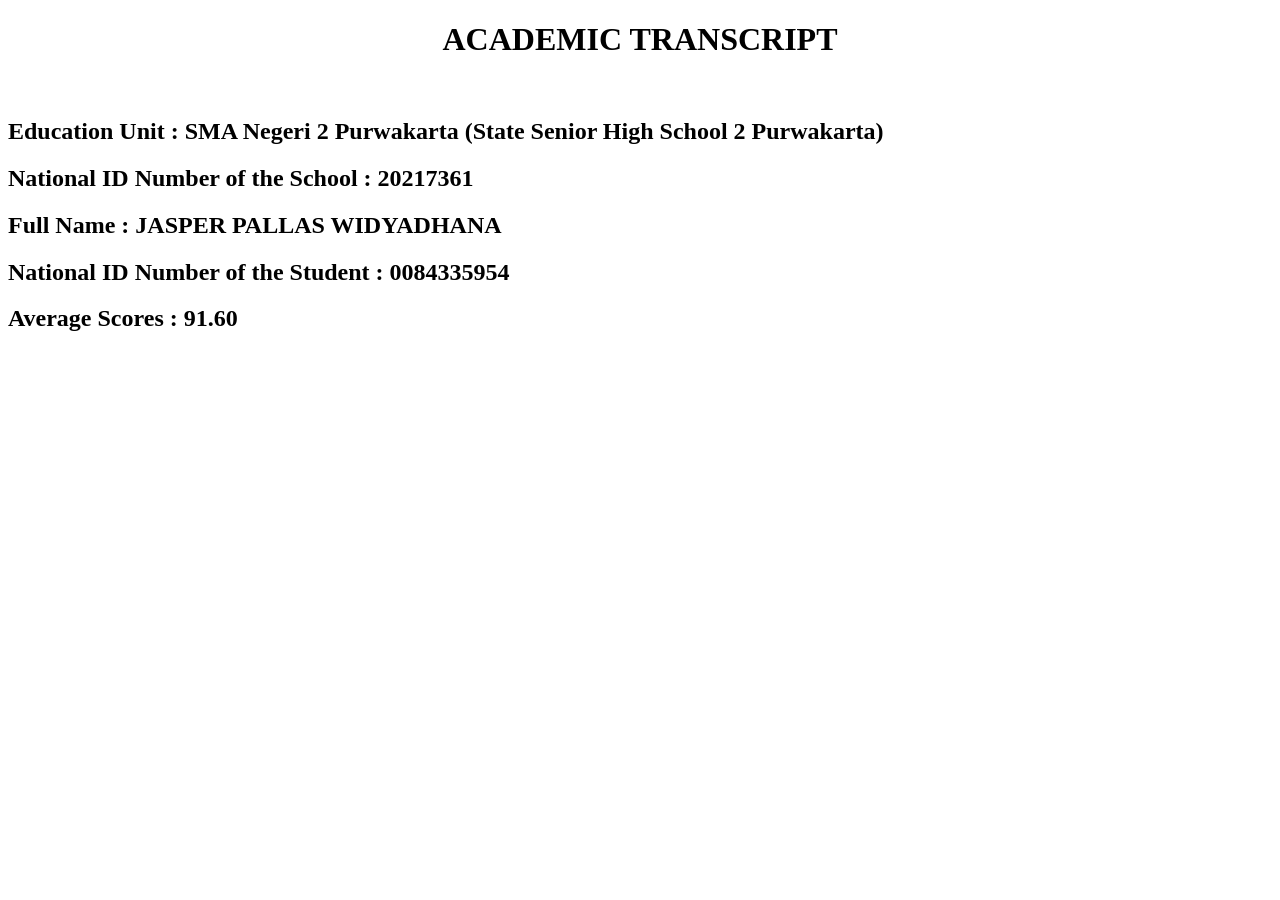
<file: Lab Work - 1/Lab Work - 1.html>
<!DOCTYPE html>
<html lang="en">
<head>
    <meta charset="UTF-8">
    <meta name="viewport" content="width=device-width, initial-scale=1.0">
    <title>Year's Examination</title>
</head>
<body>
    <h1><center>ACADEMIC TRANSCRIPT</center></h1>
    <br>
    <h2>Education Unit : SMA Negeri 2 Purwakarta (State Senior High School 2 Purwakarta)</h2>
    <h2>National ID Number of the School : 20217361</h2>
    <h2>Full Name : JASPER PALLAS WIDYADHANA</h2>
    <h2>National ID Number of the Student : 0084335954</h2>
    <h2>Average Scores : 91.60</h2>
</body>
</html>
</file>
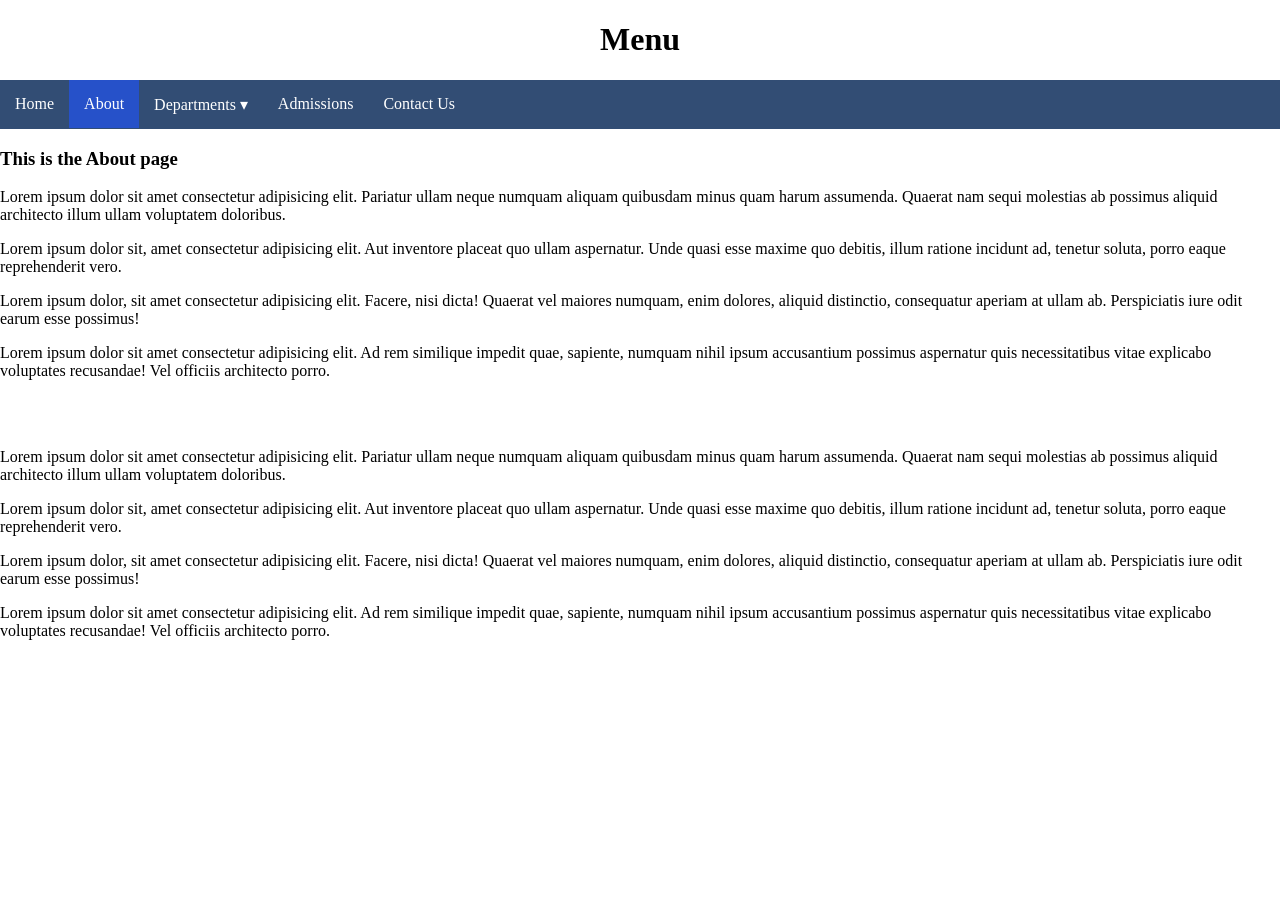
<file: Lab Work - 10/Lab Work - 10-about.html>
<!DOCTYPE html>
<html lang="en">
<head>
    <meta charset="UTF-8">
    <meta name="viewport" content="width=device-width, initial-scale=1.0">
    <link rel="stylesheet" href="Lab Work - 10.css">
    <title>Document</title>
</head>
<body>
   <h1>Menu</h1> 
    
    <nav class="navbar">
      <ul class="nav-links">
        <li><a href="Lab Work - 10-home.html">Home</a></li>
        <li><a class="active" href="Lab Work - 10-about.html">About</a></li>
        <li class="dropdown">
          <a href="Lab Work - 10-computer science.html" class="dropbtn">Departments ▾</a>
          <ul class="dropdown-content">
            <li><a href="Lab Work - 10-computer science.html">Computer Science</a></li>
            <li><a href="Lab Work - 10-management.html">Management</a></li>
            <li><a href="Lab Work - 10-engineering.html">Engineering</a></li>
          </ul>
        </li>
        <li><a href="Lab Work - 10-admissions.html">Admissions</a></li>
        <li><a href="Lab Work - 10-contact.html">Contact Us</a></li>
      </ul>
    </nav>

  <main>
    <h3>This is the About page</h3>
      <p>Lorem ipsum dolor sit amet consectetur adipisicing elit. Pariatur ullam neque numquam aliquam quibusdam minus quam harum assumenda. Quaerat nam sequi molestias ab possimus aliquid architecto illum ullam voluptatem doloribus.</p>
      <p>Lorem ipsum dolor sit, amet consectetur adipisicing elit. Aut inventore placeat quo ullam aspernatur. Unde quasi esse maxime quo debitis, illum ratione incidunt ad, tenetur soluta, porro eaque reprehenderit vero.</p>
      <p>Lorem ipsum dolor, sit amet consectetur adipisicing elit. Facere, nisi dicta! Quaerat vel maiores numquam, enim dolores, aliquid distinctio, consequatur aperiam at ullam ab. Perspiciatis iure odit earum esse possimus!</p>
      <p>Lorem ipsum dolor sit amet consectetur adipisicing elit. Ad rem similique impedit quae, sapiente, numquam nihil ipsum accusantium possimus aspernatur quis necessitatibus vitae explicabo voluptates recusandae! Vel officiis architecto porro.</p>
      <br><br>  
      <p>Lorem ipsum dolor sit amet consectetur adipisicing elit. Pariatur ullam neque numquam aliquam quibusdam minus quam harum assumenda. Quaerat nam sequi molestias ab possimus aliquid architecto illum ullam voluptatem doloribus.</p>
      <p>Lorem ipsum dolor sit, amet consectetur adipisicing elit. Aut inventore placeat quo ullam aspernatur. Unde quasi esse maxime quo debitis, illum ratione incidunt ad, tenetur soluta, porro eaque reprehenderit vero.</p>
      <p>Lorem ipsum dolor, sit amet consectetur adipisicing elit. Facere, nisi dicta! Quaerat vel maiores numquam, enim dolores, aliquid distinctio, consequatur aperiam at ullam ab. Perspiciatis iure odit earum esse possimus!</p>
      <p>Lorem ipsum dolor sit amet consectetur adipisicing elit. Ad rem similique impedit quae, sapiente, numquam nihil ipsum accusantium possimus aspernatur quis necessitatibus vitae explicabo voluptates recusandae! Vel officiis architecto porro.</p>
  </main>
</body>
</html>
</file>
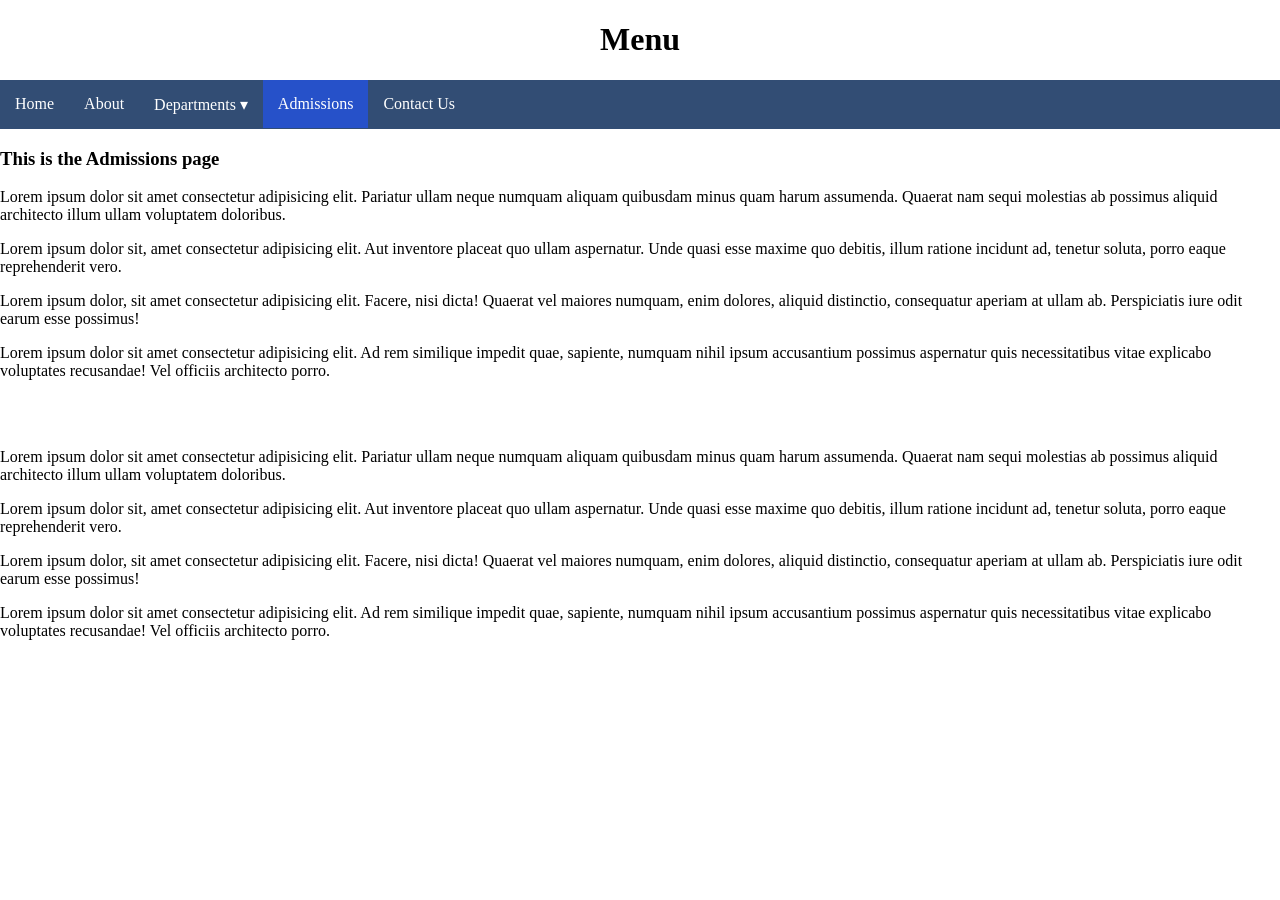
<file: Lab Work - 10/Lab Work - 10-admissions.html>
<!DOCTYPE html>
<html lang="en">
<head>
    <meta charset="UTF-8">
    <meta name="viewport" content="width=device-width, initial-scale=1.0">
    <link rel="stylesheet" href="Lab Work - 10.css">
    <title>Document</title>
</head>
<body>
    <h1>Menu</h1>

  <nav class="navbar">
      <ul class="nav-links">
        <li><a href="Lab Work - 10-home.html">Home</a></li>
        <li><a href="Lab Work - 10-about.html">About</a></li>
        <li class="dropdown">
          <a href="Lab Work - 10-computer science.html" class="dropbtn">Departments ▾</a>
          <ul class="dropdown-content">
            <li><a href="Lab Work - 10-computer science.html">Computer Science</a></li>
            <li><a href="Lab Work - 10-management.html">Management</a></li>
            <li><a href="Lab Work - 10-engineering.html">Engineering</a></li>
          </ul>
        </li>
        <li><a class="active" href="Lab Work - 10-admissions.html">Admissions</a></li>
        <li><a href="Lab Work - 10-contact.html">Contact Us</a></li>
      </ul>
  </nav>

  <main>
    <h3>This is the Admissions page</h3>
      <p>Lorem ipsum dolor sit amet consectetur adipisicing elit. Pariatur ullam neque numquam aliquam quibusdam minus quam harum assumenda. Quaerat nam sequi molestias ab possimus aliquid architecto illum ullam voluptatem doloribus.</p>
      <p>Lorem ipsum dolor sit, amet consectetur adipisicing elit. Aut inventore placeat quo ullam aspernatur. Unde quasi esse maxime quo debitis, illum ratione incidunt ad, tenetur soluta, porro eaque reprehenderit vero.</p>
      <p>Lorem ipsum dolor, sit amet consectetur adipisicing elit. Facere, nisi dicta! Quaerat vel maiores numquam, enim dolores, aliquid distinctio, consequatur aperiam at ullam ab. Perspiciatis iure odit earum esse possimus!</p>
      <p>Lorem ipsum dolor sit amet consectetur adipisicing elit. Ad rem similique impedit quae, sapiente, numquam nihil ipsum accusantium possimus aspernatur quis necessitatibus vitae explicabo voluptates recusandae! Vel officiis architecto porro.</p>
      <br><br>  
      <p>Lorem ipsum dolor sit amet consectetur adipisicing elit. Pariatur ullam neque numquam aliquam quibusdam minus quam harum assumenda. Quaerat nam sequi molestias ab possimus aliquid architecto illum ullam voluptatem doloribus.</p>
      <p>Lorem ipsum dolor sit, amet consectetur adipisicing elit. Aut inventore placeat quo ullam aspernatur. Unde quasi esse maxime quo debitis, illum ratione incidunt ad, tenetur soluta, porro eaque reprehenderit vero.</p>
      <p>Lorem ipsum dolor, sit amet consectetur adipisicing elit. Facere, nisi dicta! Quaerat vel maiores numquam, enim dolores, aliquid distinctio, consequatur aperiam at ullam ab. Perspiciatis iure odit earum esse possimus!</p>
      <p>Lorem ipsum dolor sit amet consectetur adipisicing elit. Ad rem similique impedit quae, sapiente, numquam nihil ipsum accusantium possimus aspernatur quis necessitatibus vitae explicabo voluptates recusandae! Vel officiis architecto porro.</p>
  </main>
</body>
</html>
</file>
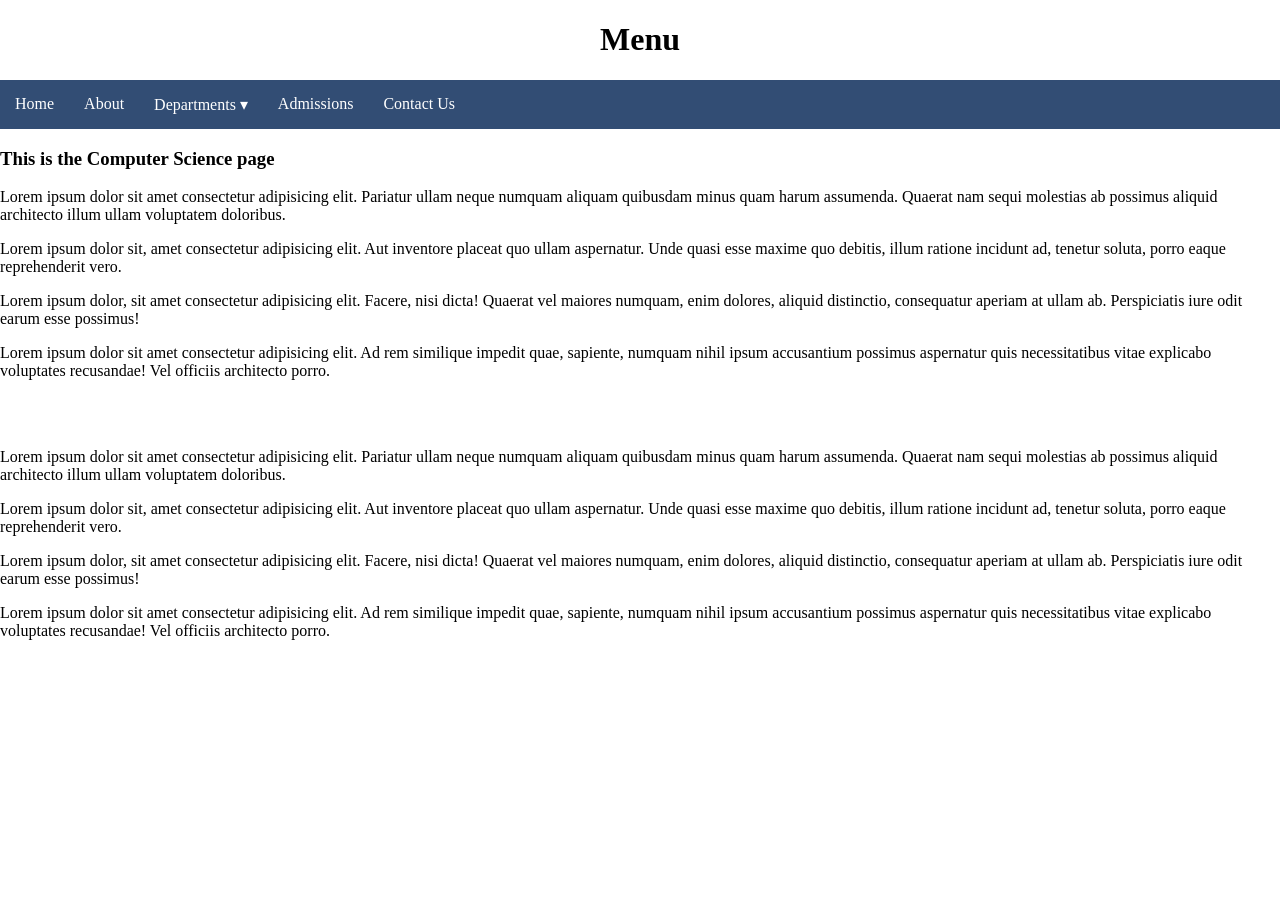
<file: Lab Work - 10/Lab Work - 10-computer science.html>
<!DOCTYPE html>
<html lang="en">
<head>
    <meta charset="UTF-8">
    <meta name="viewport" content="width=device-width, initial-scale=1.0">
    <link rel="stylesheet" href="Lab Work - 10.css">
    <title>Document</title>
</head>
<body>
    <h1>Menu</h1>

   <nav class="navbar">
      <ul class="nav-links">
        <li><a href="Lab Work - 10-home.html">Home</a></li>
        <li><a href="Lab Work - 10-about.html">About</a></li>
        <li class="dropdown">
          <a href="Lab Work - 10-computer science.html"class="dropbtn">Departments ▾</a>
            <ul class="dropdown-content">
              <li><a class="active" href="Lab Work - 10-computer science.html">Computer Science</a></li>
              <li><a href="Lab Work - 10-management.html">Management</a></li>
              <li><a href="Lab Work - 10-engineering.html">Engineering</a></li>
            </ul>
        </li>
        <li><a href="Lab Work - 10-admissions.html">Admissions</a></li>
        <li><a href="Lab Work - 10-contact.html">Contact Us</a></li>
      </ul>
    </nav>
 
    <main>
      <h3>This is the Computer Science page</h3>
        <p>Lorem ipsum dolor sit amet consectetur adipisicing elit. Pariatur ullam neque numquam aliquam quibusdam minus quam harum assumenda. Quaerat nam sequi molestias ab possimus aliquid architecto illum ullam voluptatem doloribus.</p>
        <p>Lorem ipsum dolor sit, amet consectetur adipisicing elit. Aut inventore placeat quo ullam aspernatur. Unde quasi esse maxime quo debitis, illum ratione incidunt ad, tenetur soluta, porro eaque reprehenderit vero.</p>
        <p>Lorem ipsum dolor, sit amet consectetur adipisicing elit. Facere, nisi dicta! Quaerat vel maiores numquam, enim dolores, aliquid distinctio, consequatur aperiam at ullam ab. Perspiciatis iure odit earum esse possimus!</p>
        <p>Lorem ipsum dolor sit amet consectetur adipisicing elit. Ad rem similique impedit quae, sapiente, numquam nihil ipsum accusantium possimus aspernatur quis necessitatibus vitae explicabo voluptates recusandae! Vel officiis architecto porro.</p>
        <br><br>  
        <p>Lorem ipsum dolor sit amet consectetur adipisicing elit. Pariatur ullam neque numquam aliquam quibusdam minus quam harum assumenda. Quaerat nam sequi molestias ab possimus aliquid architecto illum ullam voluptatem doloribus.</p>
        <p>Lorem ipsum dolor sit, amet consectetur adipisicing elit. Aut inventore placeat quo ullam aspernatur. Unde quasi esse maxime quo debitis, illum ratione incidunt ad, tenetur soluta, porro eaque reprehenderit vero.</p>
        <p>Lorem ipsum dolor, sit amet consectetur adipisicing elit. Facere, nisi dicta! Quaerat vel maiores numquam, enim dolores, aliquid distinctio, consequatur aperiam at ullam ab. Perspiciatis iure odit earum esse possimus!</p>
        <p>Lorem ipsum dolor sit amet consectetur adipisicing elit. Ad rem similique impedit quae, sapiente, numquam nihil ipsum accusantium possimus aspernatur quis necessitatibus vitae explicabo voluptates recusandae! Vel officiis architecto porro.</p>
    </main>
</body>
</html>
</file>
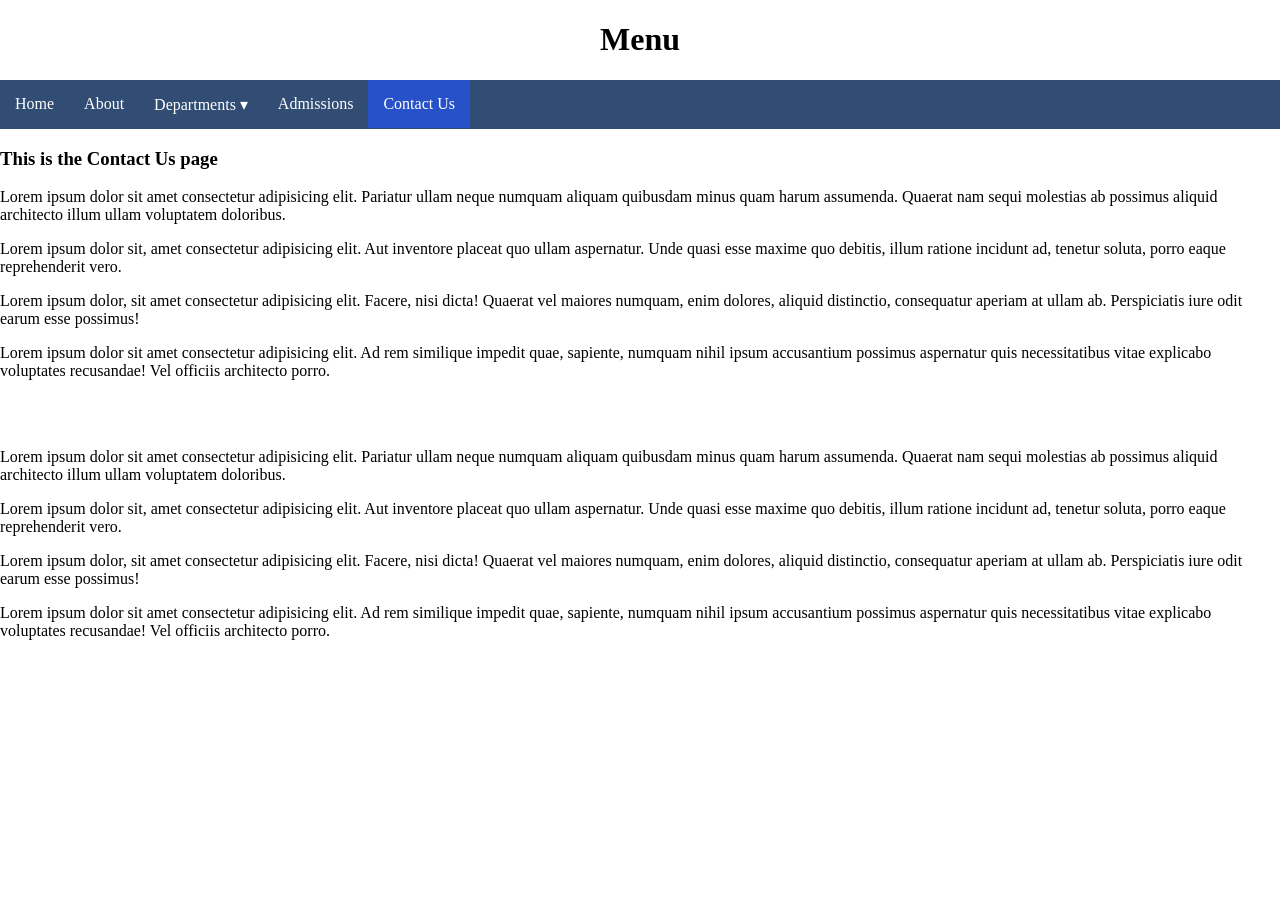
<file: Lab Work - 10/Lab Work - 10-contact.html>
<!DOCTYPE html>
<html lang="en">
<head>
    <meta charset="UTF-8">
    <meta name="viewport" content="width=device-width, initial-scale=1.0">
    <link rel="stylesheet" href="Lab Work - 10.css">
    <title>Document</title>
</head>
<body>
    <h1>Menu</h1>
    
    <nav class="navbar">
      <ul class="nav-links">
        <li><a href="Lab Work - 10-home.html">Home</a></li>
        <li><a href="Lab Work - 10-about.html">About</a></li>
        <li class="dropdown">
          <a href="Lab Work - 10-computer science.html" class="dropbtn">Departments ▾</a>
            <ul class="dropdown-content">
              <li><a href="Lab Work - 10-computer science.html">Computer Science</a></li>
              <li><a href="Lab Work - 10-management.html">Management</a></li>
              <li><a href="Lab Work - 10-engineering.html">Engineering</a></li>
            </ul>
        </li>
        <li><a href="Lab Work - 10-admissions.html">Admissions</a></li>
        <li><a class="active" href="Lab Work - 10-contact.html">Contact Us</a></li>
      </ul>
    </nav>
 
    <main>
      <h3>This is the Contact Us page</h3>
        <p>Lorem ipsum dolor sit amet consectetur adipisicing elit. Pariatur ullam neque numquam aliquam quibusdam minus quam harum assumenda. Quaerat nam sequi molestias ab possimus aliquid architecto illum ullam voluptatem doloribus.</p>
        <p>Lorem ipsum dolor sit, amet consectetur adipisicing elit. Aut inventore placeat quo ullam aspernatur. Unde quasi esse maxime quo debitis, illum ratione incidunt ad, tenetur soluta, porro eaque reprehenderit vero.</p>
        <p>Lorem ipsum dolor, sit amet consectetur adipisicing elit. Facere, nisi dicta! Quaerat vel maiores numquam, enim dolores, aliquid distinctio, consequatur aperiam at ullam ab. Perspiciatis iure odit earum esse possimus!</p>
        <p>Lorem ipsum dolor sit amet consectetur adipisicing elit. Ad rem similique impedit quae, sapiente, numquam nihil ipsum accusantium possimus aspernatur quis necessitatibus vitae explicabo voluptates recusandae! Vel officiis architecto porro.</p>
        <br><br>  
        <p>Lorem ipsum dolor sit amet consectetur adipisicing elit. Pariatur ullam neque numquam aliquam quibusdam minus quam harum assumenda. Quaerat nam sequi molestias ab possimus aliquid architecto illum ullam voluptatem doloribus.</p>
        <p>Lorem ipsum dolor sit, amet consectetur adipisicing elit. Aut inventore placeat quo ullam aspernatur. Unde quasi esse maxime quo debitis, illum ratione incidunt ad, tenetur soluta, porro eaque reprehenderit vero.</p>
        <p>Lorem ipsum dolor, sit amet consectetur adipisicing elit. Facere, nisi dicta! Quaerat vel maiores numquam, enim dolores, aliquid distinctio, consequatur aperiam at ullam ab. Perspiciatis iure odit earum esse possimus!</p>
        <p>Lorem ipsum dolor sit amet consectetur adipisicing elit. Ad rem similique impedit quae, sapiente, numquam nihil ipsum accusantium possimus aspernatur quis necessitatibus vitae explicabo voluptates recusandae! Vel officiis architecto porro.</p>
    </main>
</body>
</html>
</file>
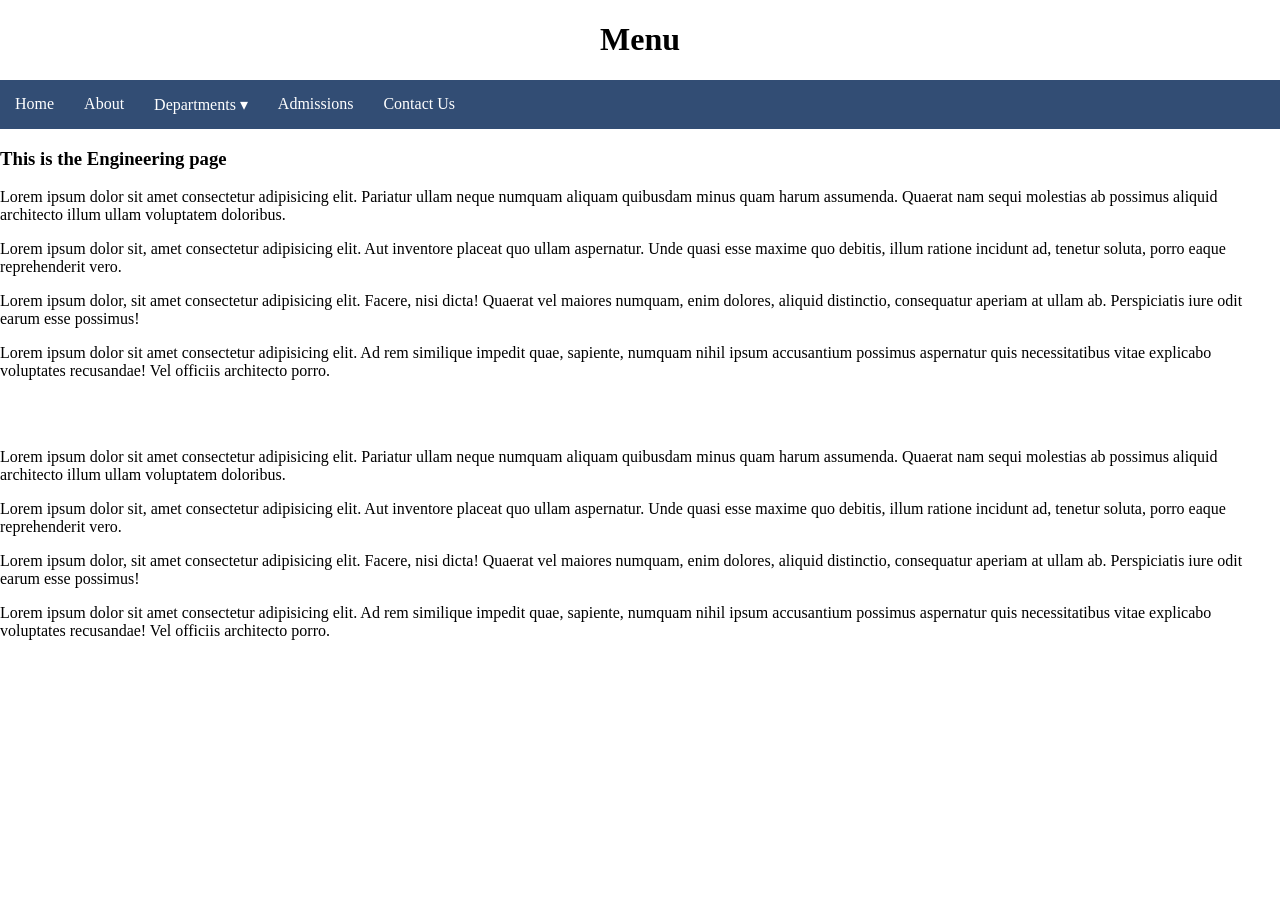
<file: Lab Work - 10/Lab Work - 10-engineering.html>
<!DOCTYPE html>
<html lang="en">
<head>
    <meta charset="UTF-8">
    <meta name="viewport" content="width=device-width, initial-scale=1.0">
    <link rel="stylesheet" href="Lab Work - 10.css">
    <title>Document</title>
</head>
<body>
    <h1>Menu</h1>
    
    <nav class="navbar">
      <ul class="nav-links">
        <li><a href="Lab Work - 10-home.html">Home</a></li>
        <li><a href="Lab Work - 10-about.html">About</a></li>
        <li class="dropdown">
        <a href="Lab Work - 10-computer science.html"class="dropbtn">Departments ▾</a>
          <ul class="dropdown-content">
            <li><a href="Lab Work - 10-computer science.html">Computer Science</a></li>
            <li><a href="Lab Work - 10-management.html">Management</a></li>
            <li><a class="active" href="Lab Work - 10-engineering.html">Engineering</a></li>
        </ul>
        </li>
        <li><a href="Lab Work - 10-admissions.html">Admissions</a></li>
        <li><a href="Lab Work - 10-contact.html">Contact Us</a></li>
      </ul>
    </nav>

    <main>
      <h3>This is the Engineering page</h3>
        <p>Lorem ipsum dolor sit amet consectetur adipisicing elit. Pariatur ullam neque numquam aliquam quibusdam minus quam harum assumenda. Quaerat nam sequi molestias ab possimus aliquid architecto illum ullam voluptatem doloribus.</p>
        <p>Lorem ipsum dolor sit, amet consectetur adipisicing elit. Aut inventore placeat quo ullam aspernatur. Unde quasi esse maxime quo debitis, illum ratione incidunt ad, tenetur soluta, porro eaque reprehenderit vero.</p>
        <p>Lorem ipsum dolor, sit amet consectetur adipisicing elit. Facere, nisi dicta! Quaerat vel maiores numquam, enim dolores, aliquid distinctio, consequatur aperiam at ullam ab. Perspiciatis iure odit earum esse possimus!</p>
        <p>Lorem ipsum dolor sit amet consectetur adipisicing elit. Ad rem similique impedit quae, sapiente, numquam nihil ipsum accusantium possimus aspernatur quis necessitatibus vitae explicabo voluptates recusandae! Vel officiis architecto porro.</p>
        <br><br>  
        <p>Lorem ipsum dolor sit amet consectetur adipisicing elit. Pariatur ullam neque numquam aliquam quibusdam minus quam harum assumenda. Quaerat nam sequi molestias ab possimus aliquid architecto illum ullam voluptatem doloribus.</p>
        <p>Lorem ipsum dolor sit, amet consectetur adipisicing elit. Aut inventore placeat quo ullam aspernatur. Unde quasi esse maxime quo debitis, illum ratione incidunt ad, tenetur soluta, porro eaque reprehenderit vero.</p>
        <p>Lorem ipsum dolor, sit amet consectetur adipisicing elit. Facere, nisi dicta! Quaerat vel maiores numquam, enim dolores, aliquid distinctio, consequatur aperiam at ullam ab. Perspiciatis iure odit earum esse possimus!</p>
        <p>Lorem ipsum dolor sit amet consectetur adipisicing elit. Ad rem similique impedit quae, sapiente, numquam nihil ipsum accusantium possimus aspernatur quis necessitatibus vitae explicabo voluptates recusandae! Vel officiis architecto porro.</p>
    </main>
</body>
</html>
</file>
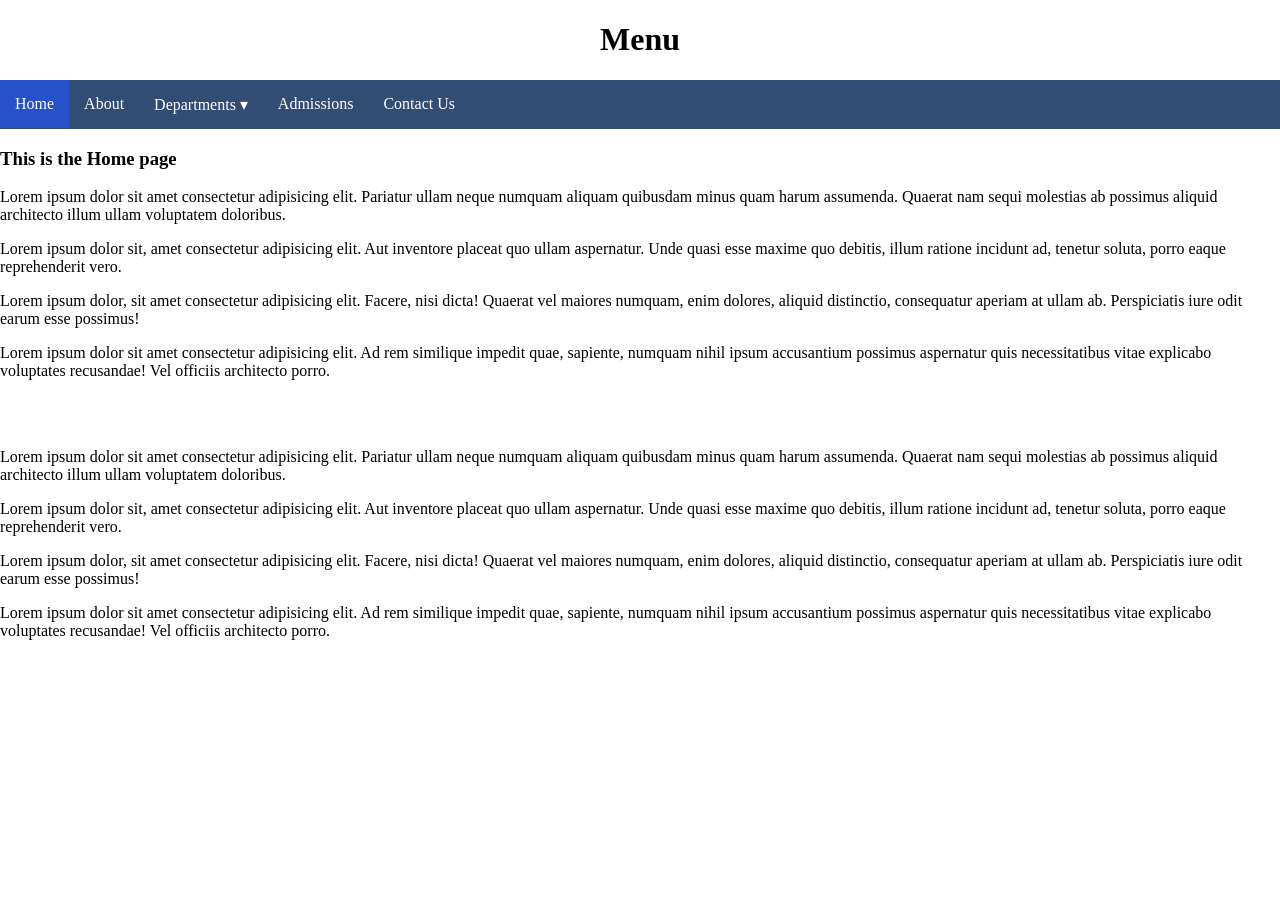
<file: Lab Work - 10/Lab Work - 10-home.html>
<!DOCTYPE html>
<html lang="en">
<head>
    <meta charset="UTF-8">
    <meta name="viewport" content="width=device-width, initial-scale=1.0">
    <link rel="stylesheet" href="Lab Work - 10.css">
    <title>Document</title>
</head>
<body>
    <h1>Menu</h1>
    
    <nav class="navbar">
      <ul class="nav-links">
        <li><a class="active" href="Lab Work - 10-home.html">Home</a></li>
        <li><a href="Lab Work - 10-about.html">About</a></li>
        <li class="dropdown">
        <a href="Lab Work - 10-computer science.html" class="dropbtn">Departments ▾</a>
          <ul class="dropdown-content">
            <li><a href="Lab Work - 10-computer science.html">Computer Science</a></li>
            <li><a href="Lab Work - 10-management.html">Management</a></li>
            <li><a href="Lab Work - 10-engineering.html">Engineering</a></li>
          </ul>
        </li>
        <li><a href="Lab Work - 10-admissions.html">Admissions</a></li>
        <li><a href="Lab Work - 10-contact.html">Contact Us</a></li>
      </ul>
    </nav>

    <main>
      <h3>This is the Home page</h3>
        <p>Lorem ipsum dolor sit amet consectetur adipisicing elit. Pariatur ullam neque numquam aliquam quibusdam minus quam harum assumenda. Quaerat nam sequi molestias ab possimus aliquid architecto illum ullam voluptatem doloribus.</p>
        <p>Lorem ipsum dolor sit, amet consectetur adipisicing elit. Aut inventore placeat quo ullam aspernatur. Unde quasi esse maxime quo debitis, illum ratione incidunt ad, tenetur soluta, porro eaque reprehenderit vero.</p>
        <p>Lorem ipsum dolor, sit amet consectetur adipisicing elit. Facere, nisi dicta! Quaerat vel maiores numquam, enim dolores, aliquid distinctio, consequatur aperiam at ullam ab. Perspiciatis iure odit earum esse possimus!</p>
        <p>Lorem ipsum dolor sit amet consectetur adipisicing elit. Ad rem similique impedit quae, sapiente, numquam nihil ipsum accusantium possimus aspernatur quis necessitatibus vitae explicabo voluptates recusandae! Vel officiis architecto porro.</p>
        <br><br>  
        <p>Lorem ipsum dolor sit amet consectetur adipisicing elit. Pariatur ullam neque numquam aliquam quibusdam minus quam harum assumenda. Quaerat nam sequi molestias ab possimus aliquid architecto illum ullam voluptatem doloribus.</p>
        <p>Lorem ipsum dolor sit, amet consectetur adipisicing elit. Aut inventore placeat quo ullam aspernatur. Unde quasi esse maxime quo debitis, illum ratione incidunt ad, tenetur soluta, porro eaque reprehenderit vero.</p>
        <p>Lorem ipsum dolor, sit amet consectetur adipisicing elit. Facere, nisi dicta! Quaerat vel maiores numquam, enim dolores, aliquid distinctio, consequatur aperiam at ullam ab. Perspiciatis iure odit earum esse possimus!</p>
        <p>Lorem ipsum dolor sit amet consectetur adipisicing elit. Ad rem similique impedit quae, sapiente, numquam nihil ipsum accusantium possimus aspernatur quis necessitatibus vitae explicabo voluptates recusandae! Vel officiis architecto porro.</p>
    </main>
</body>
</html>
</file>
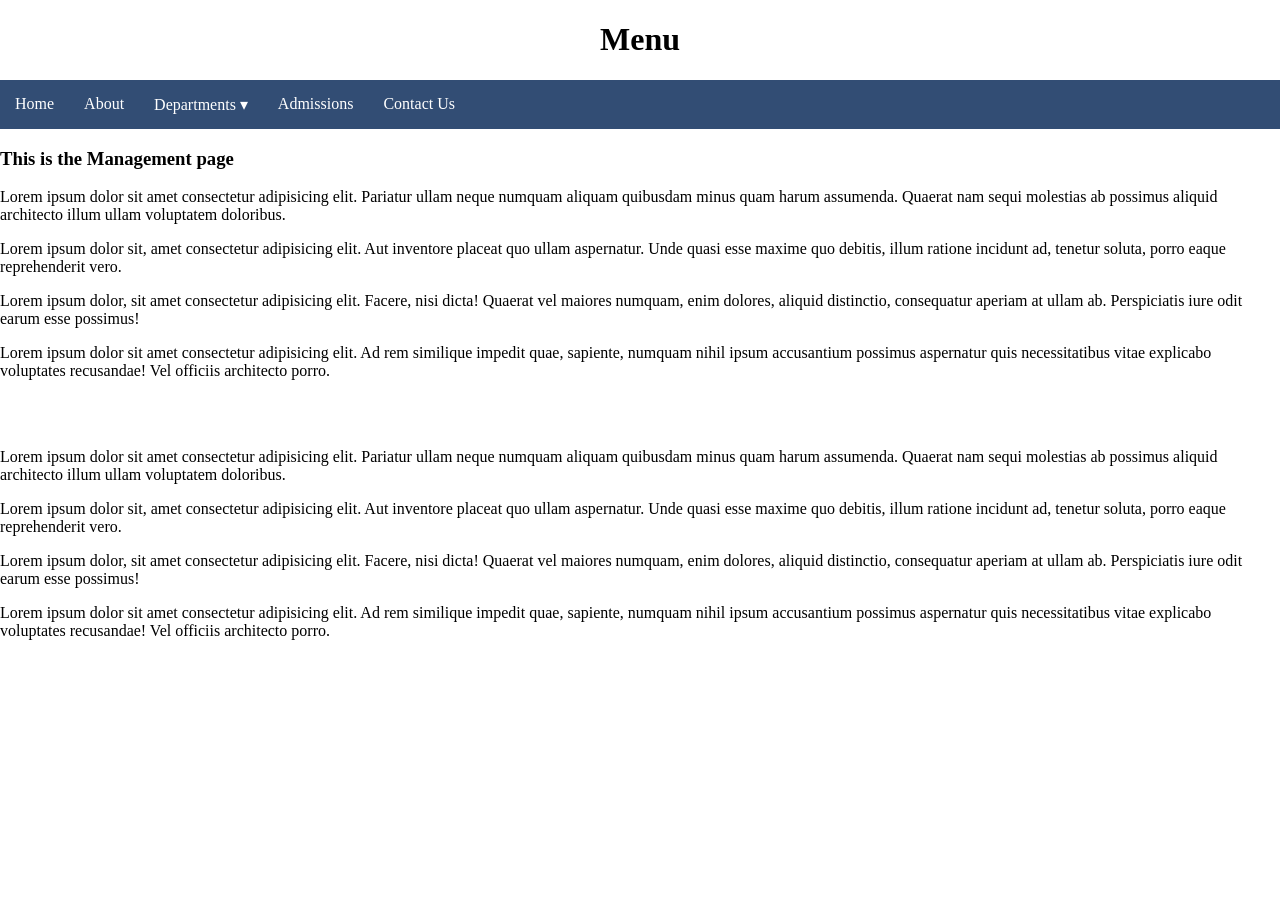
<file: Lab Work - 10/Lab Work - 10-management.html>
<!DOCTYPE html>
<html lang="en">
<head>
    <meta charset="UTF-8">
    <meta name="viewport" content="width=device-width, initial-scale=1.0">
    <link rel="stylesheet" href="Lab Work - 10.css">
    <title>Document</title>
</head>
<body>
    <h1>Menu</h1>
    
    <nav class="navbar">
      <ul class="nav-links">
        <li><a href="Lab Work - 10-home.html">Home</a></li>
        <li><a href="Lab Work - 10-about.html">About</a></li>
        <li class="dropdown">
        <a href="Lab Work - 10-computer science.html" class="dropbtn">Departments ▾</a>
          <ul class="dropdown-content">
            <li><a href="Lab Work - 10-computer science.html">Computer Science</a></li>
            <li><a class="active" href="Lab Work - 10-management.html">Management</a></li>
            <li><a href="Lab Work - 10-engineering.html">Engineering</a></li>
          </ul>
        </li>
        <li><a href="Lab Work - 10-admissions.html">Admissions</a></li>
        <li><a href="Lab Work - 10-contact.html">Contact Us</a></li>
      </ul>
    </nav>
 
    <main>
      <h3>This is the Management page</h3>
        <p>Lorem ipsum dolor sit amet consectetur adipisicing elit. Pariatur ullam neque numquam aliquam quibusdam minus quam harum assumenda. Quaerat nam sequi molestias ab possimus aliquid architecto illum ullam voluptatem doloribus.</p>
        <p>Lorem ipsum dolor sit, amet consectetur adipisicing elit. Aut inventore placeat quo ullam aspernatur. Unde quasi esse maxime quo debitis, illum ratione incidunt ad, tenetur soluta, porro eaque reprehenderit vero.</p>
        <p>Lorem ipsum dolor, sit amet consectetur adipisicing elit. Facere, nisi dicta! Quaerat vel maiores numquam, enim dolores, aliquid distinctio, consequatur aperiam at ullam ab. Perspiciatis iure odit earum esse possimus!</p>
        <p>Lorem ipsum dolor sit amet consectetur adipisicing elit. Ad rem similique impedit quae, sapiente, numquam nihil ipsum accusantium possimus aspernatur quis necessitatibus vitae explicabo voluptates recusandae! Vel officiis architecto porro.</p>
        <br><br>  
        <p>Lorem ipsum dolor sit amet consectetur adipisicing elit. Pariatur ullam neque numquam aliquam quibusdam minus quam harum assumenda. Quaerat nam sequi molestias ab possimus aliquid architecto illum ullam voluptatem doloribus.</p>
        <p>Lorem ipsum dolor sit, amet consectetur adipisicing elit. Aut inventore placeat quo ullam aspernatur. Unde quasi esse maxime quo debitis, illum ratione incidunt ad, tenetur soluta, porro eaque reprehenderit vero.</p>
        <p>Lorem ipsum dolor, sit amet consectetur adipisicing elit. Facere, nisi dicta! Quaerat vel maiores numquam, enim dolores, aliquid distinctio, consequatur aperiam at ullam ab. Perspiciatis iure odit earum esse possimus!</p>
        <p>Lorem ipsum dolor sit amet consectetur adipisicing elit. Ad rem similique impedit quae, sapiente, numquam nihil ipsum accusantium possimus aspernatur quis necessitatibus vitae explicabo voluptates recusandae! Vel officiis architecto porro.</p>
    </main>
</body>
</html>
</file>
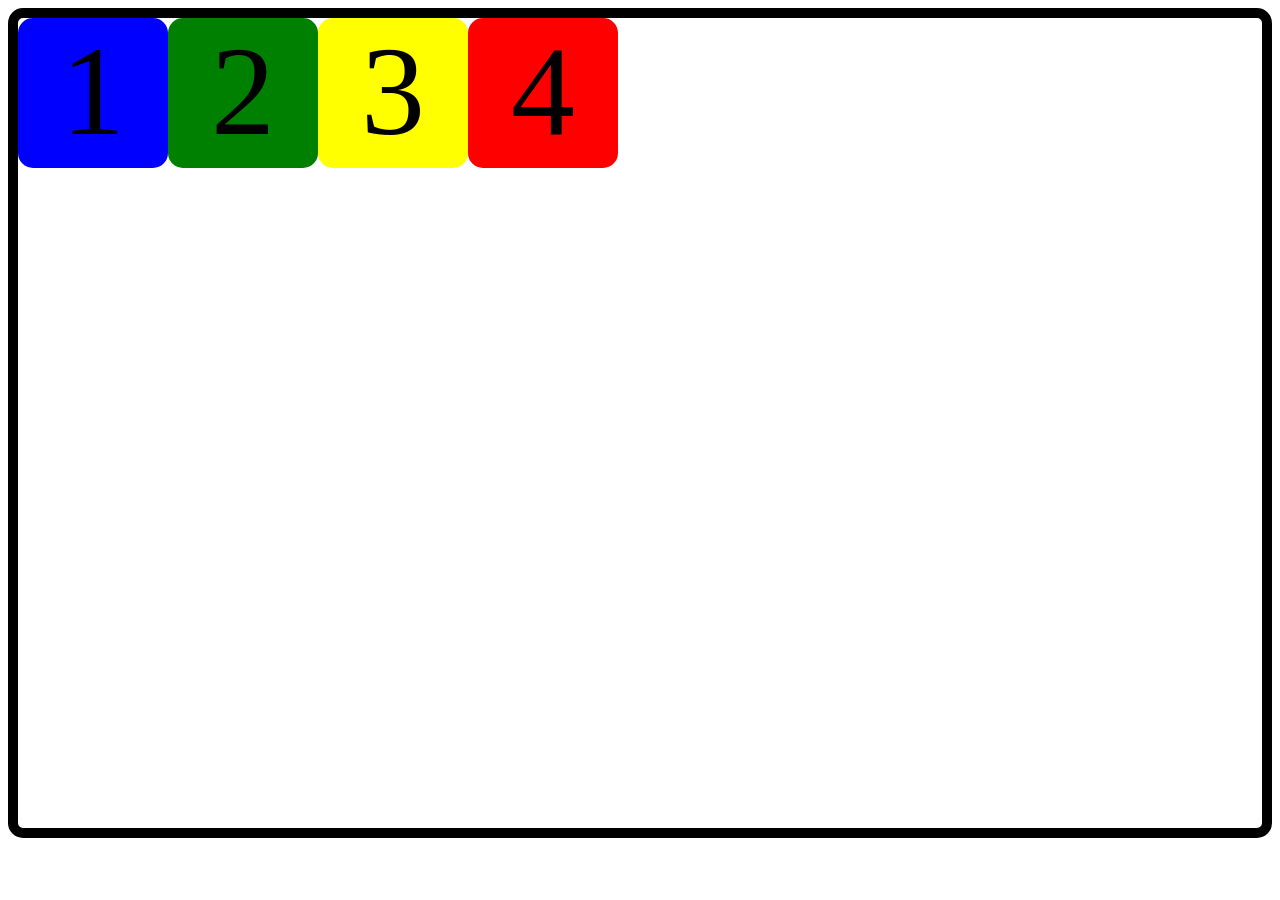
<file: Lab Work - 11/Lab Work - 11.html>
<!DOCTYPE html>
<html lang="en">
<head>
    <meta charset="UTF-8">
    <meta name="viewport" content="width=device-width, initial-scale=1.0">
    <link rel="stylesheet" href="Lab Work - 11.css">
    <title>Box Size</title>
</head>
<body>
    
    <div class="container">
        <div class="box" id="box1">1</div>
        <div class="box" id="box2">2</div>
        <div class="box" id="box3">3</div>
        <div class="box" id="box4">4</div>
    </div>

</body>
</html>
</file>
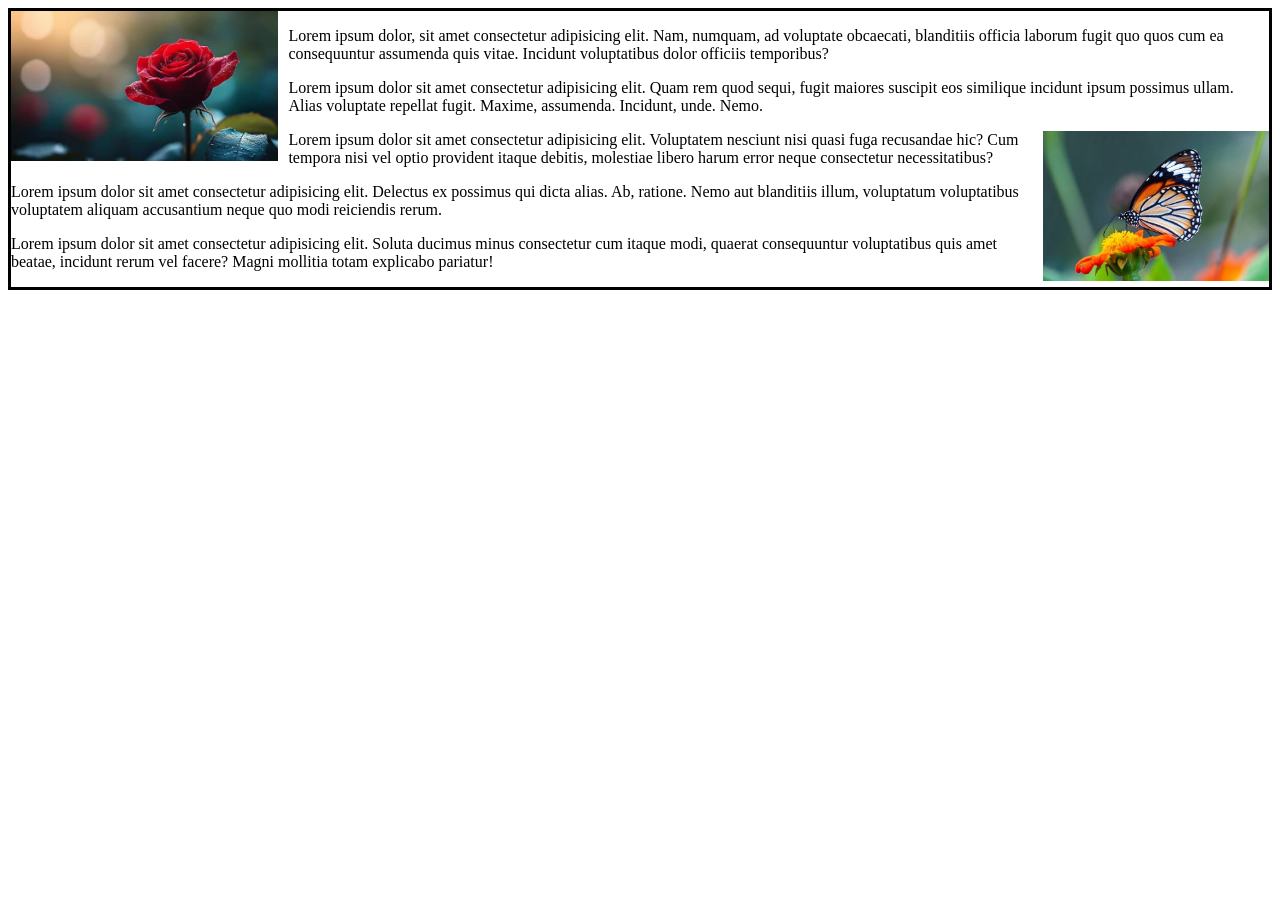
<file: Lab Work - 12/Lab Work - 12.html>
<!DOCTYPE html>
<html lang="en">
<head>
    <meta charset="UTF-8">
    <meta name="viewport" content="width=device-width, initial-scale=1.0">
    <title>Float Property</title>
    <link rel="stylesheet" href="Lab Work - 12.css">
</head>
    
    <!-- float = allows others elements to flow around it-->


    <img src="img1.jpeg" height="150px" id="img1">
    <p>Lorem ipsum dolor, sit amet consectetur adipisicing elit. Nam, numquam, ad voluptate obcaecati, blanditiis officia laborum fugit quo quos cum ea consequuntur assumenda quis vitae. Incidunt voluptatibus dolor officiis temporibus?</p>
    <p>Lorem ipsum dolor sit amet consectetur adipisicing elit. Quam rem quod sequi, fugit maiores suscipit eos similique incidunt ipsum possimus ullam. Alias voluptate repellat fugit. Maxime, assumenda. Incidunt, unde. Nemo.</p>

    <img src="img2.jpg" height="150px" id="img2">
    <p>Lorem ipsum dolor sit amet consectetur adipisicing elit. Voluptatem nesciunt nisi quasi fuga recusandae hic? Cum tempora nisi vel optio provident itaque debitis, molestiae libero harum error neque consectetur necessitatibus?</p>
    <p>Lorem ipsum dolor sit amet consectetur adipisicing elit. Delectus ex possimus qui dicta alias. Ab, ratione. Nemo aut blanditiis illum, voluptatum voluptatibus voluptatem aliquam accusantium neque quo modi reiciendis rerum.</p>
    <p>Lorem ipsum dolor sit amet consectetur adipisicing elit. Soluta ducimus minus consectetur cum itaque modi, quaerat consequuntur voluptatibus quis amet beatae, incidunt rerum vel facere? Magni mollitia totam explicabo pariatur!</p>
</body>
</html>
</file>
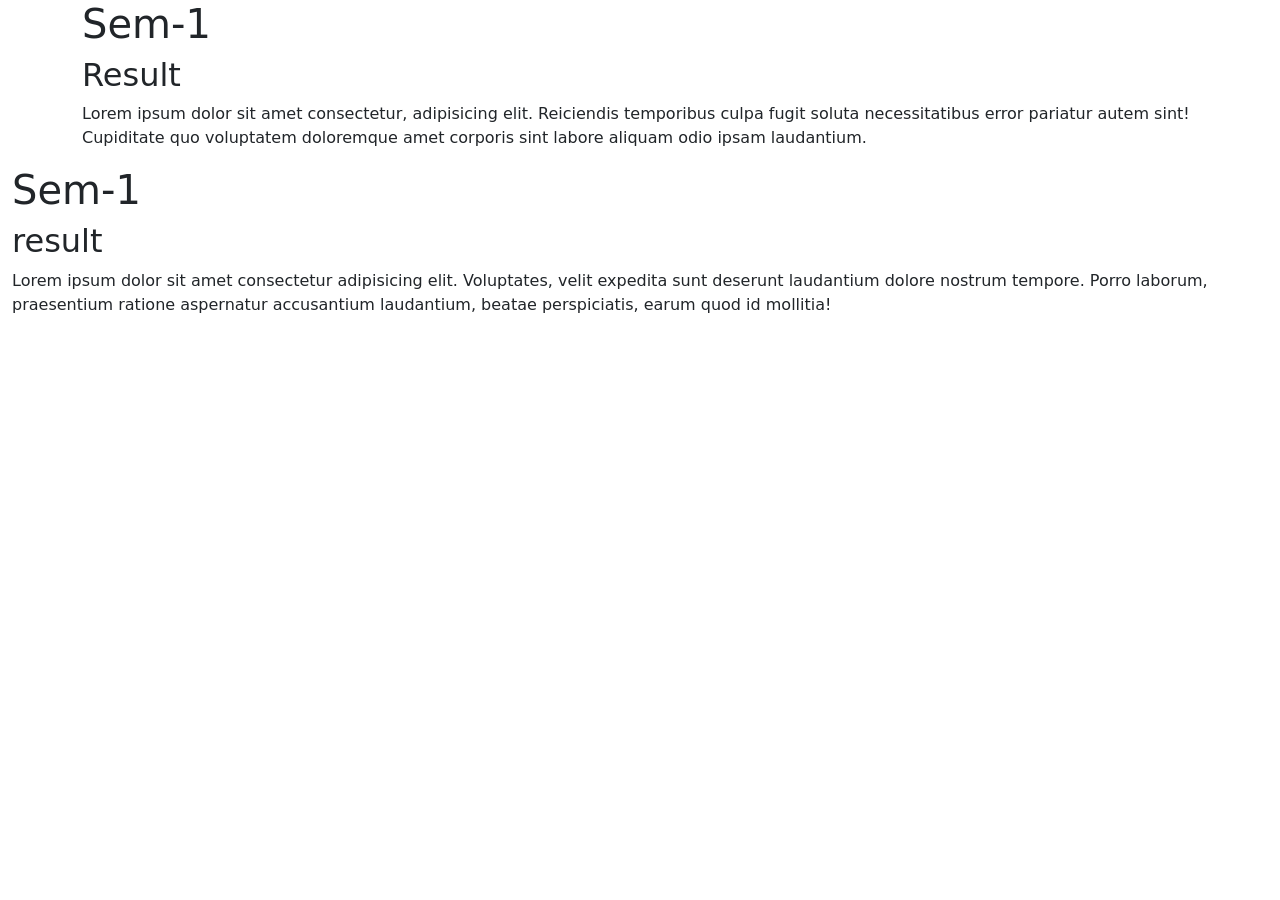
<file: Lab Work - 13/Lab Work - 13.html>
<!DOCTYPE html>
<html lang="en">
<head>
    <meta charset="UTF-8">
    <meta name="viewport" content="width=device-width, initial-scale=1.0">
    <title>Document</title>
    <link rel="stylesheet" href="https://cdn.jsdelivr.net/npm/bootstrap@5.3.8/dist/css/bootstrap.min.css">
</head>
    <!--Fixed-Width Container-->
    <div class="container">
        <h1>Sem-1</h1>
        <h2>Result</h2>
        <p>Lorem ipsum dolor sit amet consectetur, adipisicing elit. Reiciendis temporibus culpa fugit soluta necessitatibus error pariatur autem sint! Cupiditate quo voluptatem doloremque amet corporis sint labore aliquam odio ipsam laudantium.</p>
    </div>
    <!--Full-Width Container-->
    <div class="container-fluid">
        <h1>Sem-1</h1>
        <h2>result</h2>
        <p>Lorem ipsum dolor sit amet consectetur adipisicing elit. Voluptates, velit expedita sunt deserunt laudantium dolore nostrum tempore. Porro laborum, praesentium ratione aspernatur accusantium laudantium, beatae perspiciatis, earum quod id mollitia!</p>
    </div>
</body>
</html>
</file>
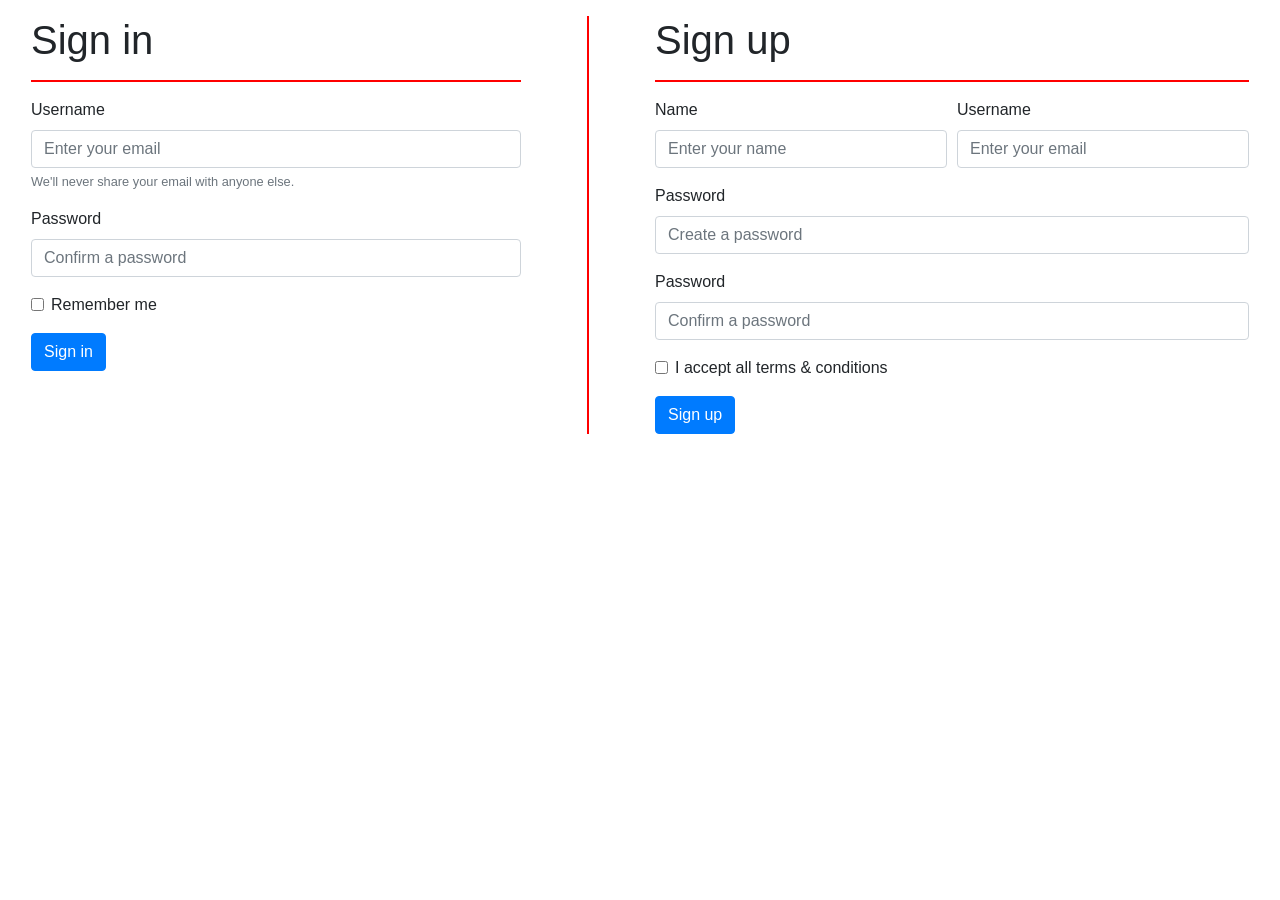
<file: Lab Work - 14/Lab Work - 14.html>
<!DOCTYPE html>
<html lang="en">
<head>
    <meta charset="UTF-8">
    <meta name="viewport" content="width=device-width, initial-scale=1.0">
   <link rel="stylesheet" href="https://cdn.jsdelivr.net/npm/bootstrap@4.1.3/dist/css/bootstrap.min.css" integrity="sha384-MCw98/SFnGE8fJT3GXwEOngsV7Zt27NXFoaoApmYm81iuXoPkFOJwJ8ERdknLPMO" crossorigin="anonymous">
    <title>Document</title>
</head>

<body>
    <div class="row justify-content-between m-2 p-2">
        <div class="col-md-5">
            <h1>Sign in</h1>
            <hr style="border:1px solid red" />
            <form>
            <div class="form-group">
                <label for="exampleInputEmail1">Username</label>
                <input type="email" class="form-control" id="exampleInputEmail1" aria-describedby="emailHelp" placeholder="Enter your email">
                <small id="emailHelp" class="form-text text-muted">We'll never share your email with anyone else.</small>
            </div>
            <div class="form-group">
                <label for="exampleInputPassword1">Password</label>
                <input type="password" class="form-control" id="exampleInputPassword1" placeholder="Confirm a password">
            </div>
            <div class="form-group form-check">
                <input type="checkbox" class="form-check-input" id="exampleCheck1">
                <label class="form-check-label" for="exampleCheck1">Remember me</label>
            </div>
            <button type="submit" class="btn btn-primary">Sign in</button>
            </form>
        </div>

        <div style="border:1px solid red"></div>
            <div class="col-md-6">
            <h1>Sign up</h1>
            <hr style="border:1px solid red" />
            <form>
            <div class="form-row">
            <div class="form-group col-md-6">
                <label for="inputEmail4">Name</label>
                <input type="email" class="form-control" id="inputEmail4" placeholder="Enter your name">
            </div>
            <div class="form-group col-md-6">
                <label for="inputPassword4">Username</label>
                <input type="email" class="form-control" id="inputEmail4" placeholder="Enter your email">
            </div>
        </div>
            <div class="form-group">
                <label for="inputAddress">Password</label>
                <input type="password" class="form-control" id="inputPassword4" placeholder="Create a password">
            </div>
            <div class="form-group">
                <label for="inputAddress2">Password</label>
                <input type="password" class="form-control" id="inputPassword4" placeholder="Confirm a password">
            </div>
            <div class="form-group">
            <div class="form-check">
                <input class="form-check-input" type="checkbox" id="gridCheck">
                <label class="form-check-label" for="gridCheck">
                I accept all terms & conditions
                </label>
            </div>
            </div>
            <button type="submit" class="btn btn-primary">Sign up</button>
            </form>
    </div>
    
</body>
</html>
</file>
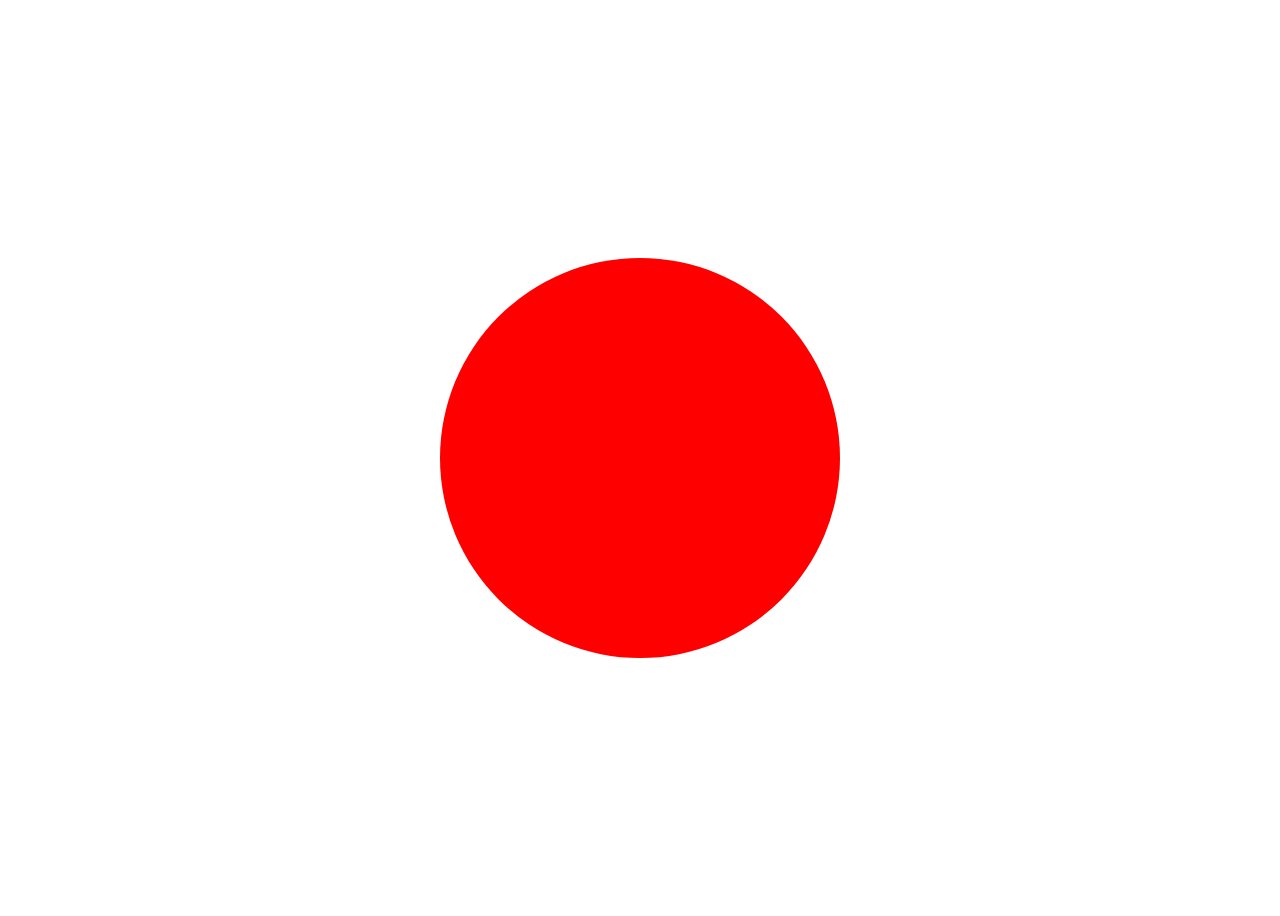
<file: Lab Work - 15/Lab Work - 15.html>
<!DOCTYPE html>
<html lang="en">
<head>
    <meta charset="UTF-8">
    <meta name="viewport" content="width=device-width, initial-scale=1.0">
    <title>Document</title>
    <link rel="stylesheet" href="Lab Work - 15.css">
</head>
<body>
    <div class="container">
    <div class="box"></div>
</div>
</body>
</html>
</file>
<file: Lab Work - 10/Lab Work - 10.css>
body{
    margin: 0px;
}

h1{
    text-align: center;
}

.navbar{
    list-style-type: none;
    background-color: rgb(50, 77, 116);
    padding: 0px;
    margin: 0px;
}

.nav-links{
  list-style-type: none;
  margin: 0;
  padding: 0;
  display: flex;
}

.nav-links > li{
  position: relative;
  float: left;
}

.navbar a{
    color: white;
    text-decoration: none;
    padding: 15px;
    display: block;
    text-align: center;
}

.nav-links a:hover{
  background-color: rgb(38, 81, 201);
}

.dropdown-content{
  display: none;
  position: absolute;
   background-color: rgb(50, 77, 116);
  min-width: 160px;
  box-shadow: 0px 8px 16px rgba(0,0,0,0.2);
  list-style-type: none;
  padding: 0;
  margin: 0;
  z-index: 1; 
}

.dropdown-content a{
  color: white;
  padding: 12px 16px;
}

.dropdown-content a:hover{
  background-color: rgb(38, 81, 201);
}

.dropdown:hover .dropdown-content{
  display: block;
}

.navbar a.active{
    background-color: rgb(38, 81, 201);
}
</file>
<file: Lab Work - 11/Lab Work - 11.css>
.container{
    display: flex;
    border: 10px solid black;
    height: 90vh;
    text-align: center;
    border-radius: 15px;
}

.box{
    width: 150px;
    height: 150px;
    font-size: 8em;
    text-align: center;
    border-radius: 15px;
}

#box1{
    background-color:blue;
}

#box2{
    background-color:green ;
}

#box3{
    background-color:yellow ;
}

#box4{
    background-color:red ;
}
</file>
<file: Lab Work - 12/Lab Work - 12.css>
body{
    border: 3px solid;
    display: flow-root;
}
#img1{
    float: left;
    margin-right: 10px;
}

#img2{
    float: right;
    margin-left: 10px;
}
</file>
<file: Lab Work - 15/Lab Work - 15.css>
body{
    background: white;
}
.container{
    display: flex;
    align-items: center;
    justify-content: center;
    height: 100vh;
}
.box{
    width: 200px;
    height: 200px;
    background: red;
    display: flex;
    align-items: center;
    justify-content: center;
    font-family: Arial, Helvetica, sans-serif;
    font-weight: 700;
    font-size: 1.35rem;
    color: white;

    animation-duration: 3s;
    animation-name: spin;
    animation-timing-function: linear;
    animation-delay: 1s;
    animation-iteration-count: 1;
    animation-direction: normal;
    animation-fill-mode: forwards;
    animation-play-state: running;
}
.box :hover{
    animation-play-state: paused;
}
@keyframes spin{
    0%{

    }
    50%{
        scale: 2;
        transform: rotate(0);
        border-radius: 0;
    }
    100%{
        transform: rotate(360deg);
        border-radius: 50%;
        scale: 2;
    }
}
</file>
